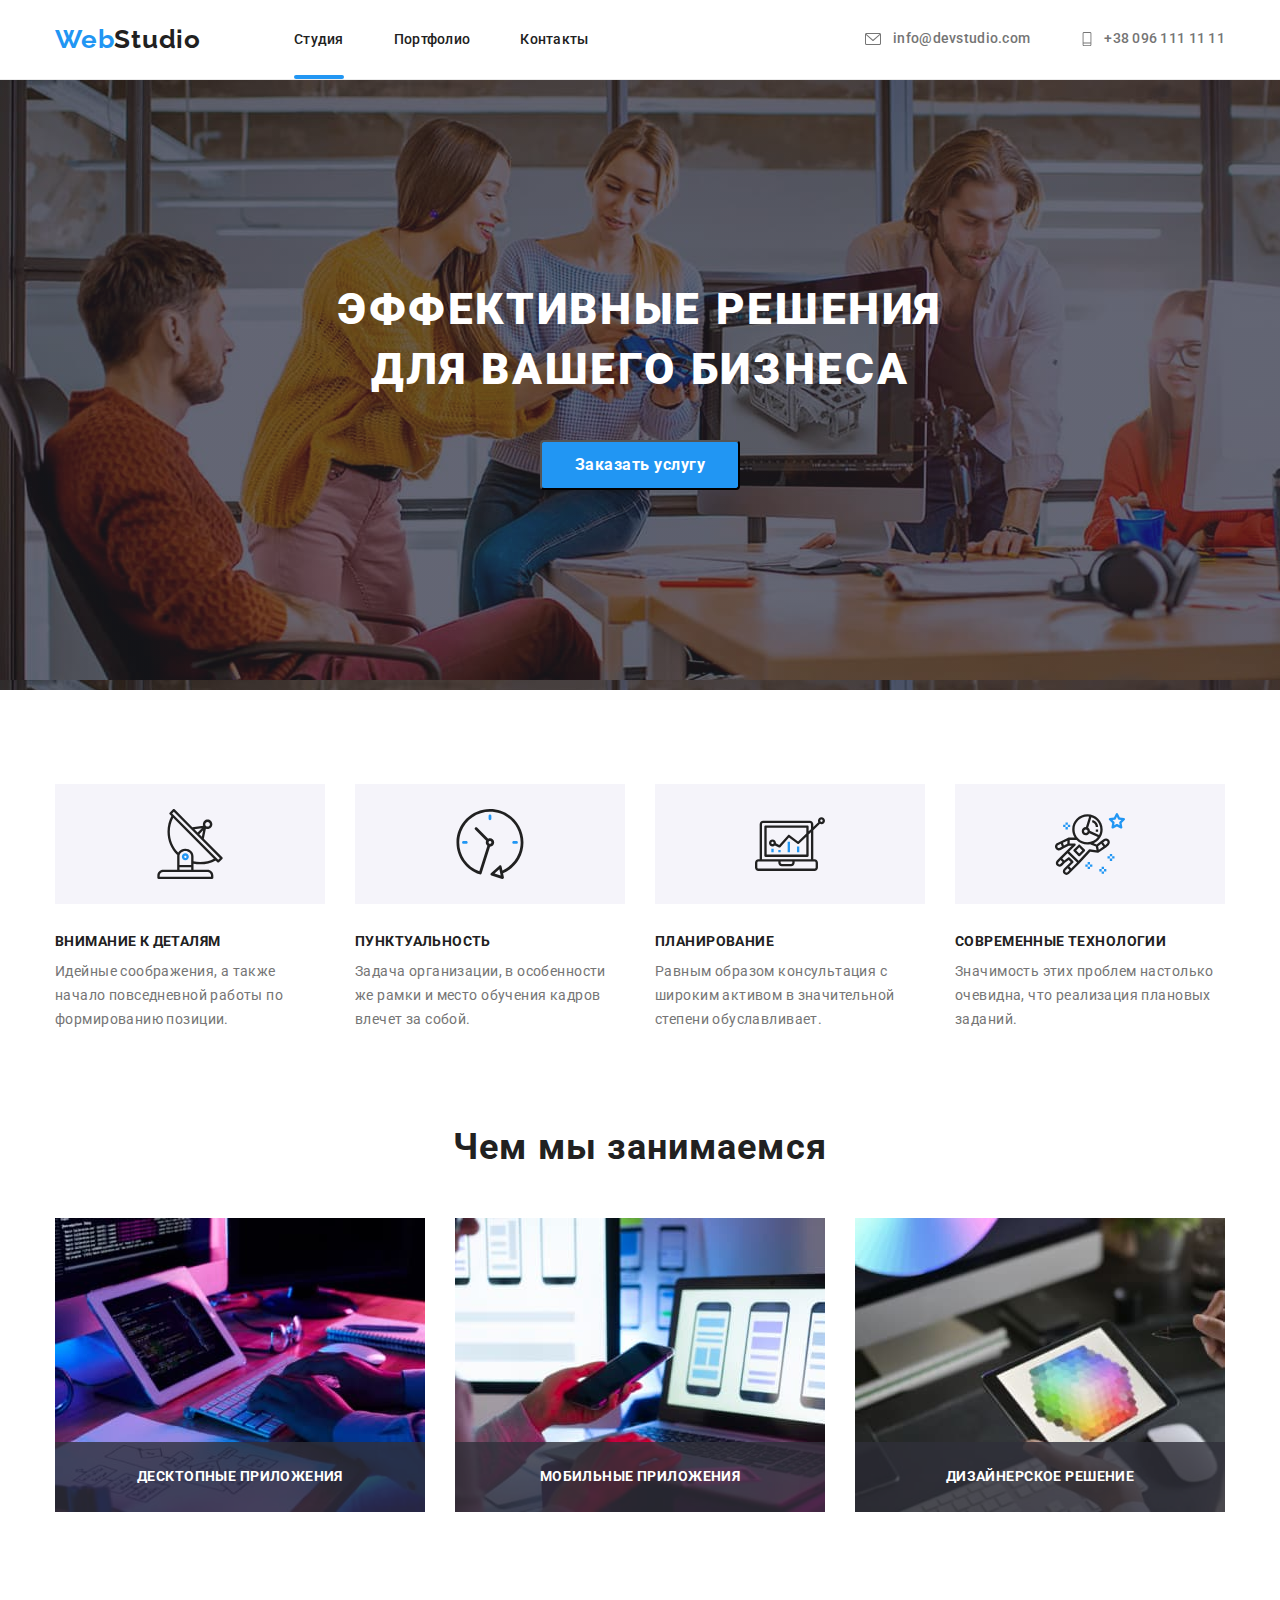
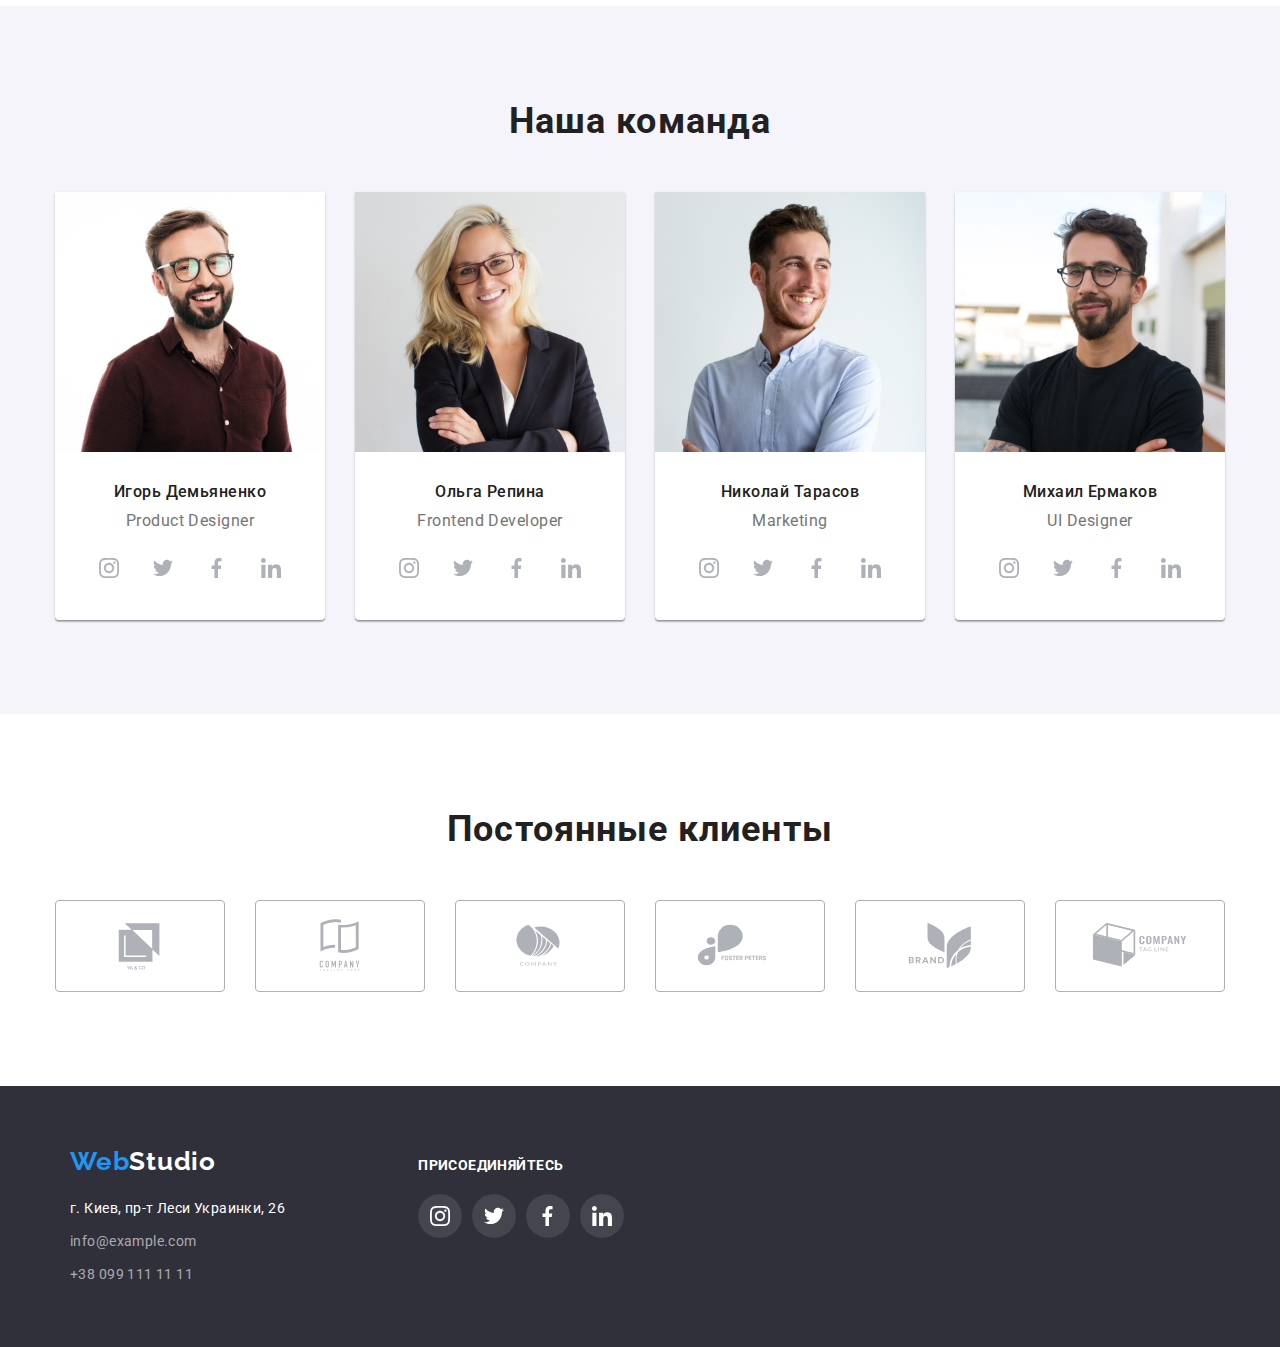
<file: index.html>
<!DOCTYPE html>
<html lang="ru">
<head>
    <meta charset="UTF-8">
    <meta name="viewport" content="width=device-width, initial-scale=1.0">
    <title>Студия</title>
    <link rel="preconnect" href="https://fonts.googleapis.com" />
    <link rel="preconnect" href="https://fonts.gstatic.com" crossorigin />
    <link href="https://fonts.googleapis.com/css2?family=Roboto:wght@400;500;700;900&family=Raleway:wght@700&display=swap"
        rel="stylesheet" />
    <link rel="stylesheet" href="modern-normalize.css" crossorigin="anonymous" referrerpolicy="no-referrer" />
        <link 
    rel="stylesheet" 
    href="css/styles.css"
    />
   
</head>
<body>
    <header class="header">
        <div class="container header-container">
        <a href="" class="header-logo link"><span class="web">Web</span>Studio</a>
            <nav class="header-navigation">
                <ul class="header-list list">
                    <li class="header-item">
                        <a href="index.html" class="header-link link current">Студия</a>
                    </li>
                    <li class="header-item">
                        <a href="portfolio.html" class="header-link link">Портфолио</a>
                    </li>
                    <li class="header-item">
                        <a href="" class="header-link link">Контакты</a>
                    </li>
                </ul>
            </nav> 
            <div class="header-connect">
        <a href="mailto:info@devstudio.com" class="header-contacts link">
            <svg class="social-icon" width="20px" height="16px">
                <use href="./images/icons.svg#icon-mail"></use>

            </svg>
            info@devstudio.com</a>
   
        <a href="tel:+38 096 111 11 11" class="header-contacts link">
            <svg class="social-icon" 
            width="14px" 
            height="20px">
                <use href="./images/icons.svg#icon-phone"></use>
            </svg>
            +38 096 111 11 11</a>
    </div>
    </div>
    </header>    
        <section class="main-title">
            <div class="container title-section">
            <h1>Эффективные решения для вашего бизнеса</h1>
            <button type="button" class="main-title-btn" data-modal-open>Заказать услугу</button>
        </div>
        </section>
    <main>
        <section class="points">
            <div class="container main-points">
                <ul class="benefits-list list">
                    <li class="benefits-item">
                        <a class="benefits-link link">
                            <svg class="benefits-icon" 
                            width="65,32"
                            height="70">
                        <use href="./images/icons.svg#icon-antenna"></use>
                    </svg>
                        </a>
                    </li>
                    <li class="benefits-item">
                        <a class="benefits-link link">
                            <svg class="benefits-icon" width="66,96" height="70">
                                <use href="./images/icons.svg#icon-clock"></use>
                            </svg>
                        </a>
                    </li>
                    <li class="benefits-item">
                        <a class="benefits-link link">
                            <svg class="benefits-icon" width="70" height="70">
                                <use href="./images/icons.svg#icon-diagram"></use>
                            </svg>
                        </a>
                    </li>
                    <li class="benefits-item">
                        <a class="benefits-link link">
                            <svg class="benefits-icon" width="70" height="70">
                                <use href="./images/icons.svg#icon-astronaut"></use>
                            </svg>
                        </a>
                    </li>
                </ul>
            <ul class="points-list list">
                <li class="points-item">
                    <h3 class="title">Внимание к деталям</h3>
                    <p class="pre-title">Идейные соображения, а также начало повседневной работы по формированию позиции.</p>
                </li>
                <li class="points-item">
                    <h3 class="title">Пунктуальность</h3>
                    <p class="pre-title">Задача организации, в особенности же рамки и место обучения кадров влечет за собой.</p>
                </li>
                <li class="points-item">
                    <h3 class="title">Планирование</h3>
                    <p class="pre-title">Равным образом консультация с широким активом в значительной степени обуславливает.</p>
                </li>
                <li class="points-item">
                    <h3 class="title">Современные технологии</h3>
                    <p class="pre-title">Значимость этих проблем настолько очевидна, что реализация плановых заданий.</p>
                </li>
            </ul>
            </div>
        </section>
        <section class="products">
            <div class="container main-products">
            <h2 class="h2">Чем мы занимаемся</h2>
            <ul class="products-list list">
                <li class="products-item">
                    <img
                    src="./images/img-1.jpg" 
                    alt="рабочий процес"
                    width="370"  
                    height="294"
                    />
                    <p class="products-bottom">Десктопные приложения</p>
                    </li>
                <li class="products-item">
                    <img 
                    src="./images/img-2.jpg" 
                    alt="рабочий процес"
                    width="370" 
                    height="294"
                    />
                    <p class="products-bottom">Мобильные приложения</p>
                </li>
                <li class="products-item">
                    <img 
                    src="./images/img-3.jpg" 
                    alt="рабочий процес"
                    width="370" 
                    height="294"
                    />
                    <p class="products-bottom">Дизайнерское решение</p>
                </li>
            </ul>
            </div>
        </section>
        <section class="team">
        <div class="container main-team">
        <h2 class="h2">Наша команда</h2>
        <ul class="team-list list">
            <li class="team-member">
                <img 
                src="./images/img-4.jpg" 
                alt="работник"
                width="270"
                height="260"
                />
                <div class="team-under">
                <h3 class="team-title">Игорь Демьяненко</h3>
                <p lang="en" class="team-text">Product Designer</p>
                <ul class="main-social-list list">
                    <li class="main-social-item ">
                        <a href="" class="main-social-link link">
                            <svg class="main-social-icon" 
                                 width="20" 
                                 height="20">
                                <use href="./images/icons.svg#icon-instagram"></use>
                            </svg>
                        </a>
                    </li>
                    <li class="main-social-item ">
                        <a href="" class="main-social-link link">
                            <svg class="main-social-icon" 
                                 width="20" 
                                 height="20">
                                <use href="./images/icons.svg#icon-twiter"></use>
                            </svg>
                        </a>
                    </li>
                    <li class="main-social-item ">
                        <a href="" class="main-social-link link">
                            <svg class="main-social-icon"  
                                 width="20" 
                                 height="20">
                                <use href="./images/icons.svg#icon-facebook"></use>
                            </svg>
                        </a>
                    </li>
                    <li class="main-social-item">
                        <a href="" class="main-social-link link">
                            <svg class="main-social-icon" 
                                 width="20" 
                                 height="20">
                                <use href="./images/icons.svg#icon-linkedin"></use>
                            </svg>
                        </a>
                    </li>
                </ul>
                </div>
            </li>
            <li class="team-member">
                <img 
                src="./images/img-5.jpg" 
                alt="работник"
                width="270" 
                height="260"
                />
                <div class="team-under">
                <h3 class="team-title">Ольга Репина</h3>
                <p lang="en" class="team-text">Frontend Developer</p>
                <ul class="main-social-list list">
                    <li class="main-social-item ">
                        <a href="" class="main-social-link link">
                            <svg class="main-social-icon" width="20" height="20">
                                <use href="./images/icons.svg#icon-instagram"></use>
                            </svg>
                        </a>
                    </li>
                    <li class="main-social-item ">
                        <a href="" class="main-social-link link">
                            <svg class="main-social-icon" width="20" height="20">
                                <use href="./images/icons.svg#icon-twiter"></use>
                            </svg>
                        </a>
                    </li>
                    <li class="main-social-item ">
                        <a href="" class="main-social-link link">
                            <svg class="main-social-icon" width="20" height="20">
                                <use href="./images/icons.svg#icon-facebook"></use>
                            </svg>
                        </a>
                    </li>
                    <li class="main-social-item">
                        <a href="" class="main-social-link link">
                            <svg class="main-social-icon" width="20" height="20">
                                <use href="./images/icons.svg#icon-linkedin"></use>
                            </svg>
                        </a>
                    </li>
                </ul>
                </div>
            </li>
            <li class="team-member">
                <img 
                src="./images/img-6.jpg" 
                alt="работник"
                width="270" 
                height="260"
                />
                <div class="team-under">
                <h3 class="team-title">Николай Тарасов</h3>
                <p lang="en" class="team-text">Marketing</p>
                <ul class="main-social-list list">
                    <li class="main-social-item ">
                        <a href="" class="main-social-link link">
                            <svg class="main-social-icon" width="20" height="20">
                                <use href="./images/icons.svg#icon-instagram"></use>
                            </svg>
                        </a>
                    </li>
                    <li class="main-social-item ">
                        <a href="" class="main-social-link link">
                            <svg class="main-social-icon" width="20" height="20">
                                <use href="./images/icons.svg#icon-twiter"></use>
                            </svg>
                        </a>
                    </li>
                    <li class="main-social-item ">
                        <a href="" class="main-social-link link">
                            <svg class="main-social-icon" width="20" height="20">
                                <use href="./images/icons.svg#icon-facebook"></use>
                            </svg>
                        </a>
                    </li>
                    <li class="main-social-item">
                        <a href="" class="main-social-link link">
                            <svg class="main-social-icon" width="20" height="20">
                                <use href="./images/icons.svg#icon-linkedin"></use>
                            </svg>
                        </a>
                    </li>
                </ul>
                </div>
            </li>
            <li class="team-member">
                <img 
                src="./images/img-7.jpg" 
                alt="работник"
                width="270" 
                height="260"
                />
                <div class="team-under">
                <h3 class="team-title">Михаил Ермаков</h3>
                <p lang="en" class="team-text">UI Designer</p>
                <ul class="main-social-list list">
                    <li class="main-social-item ">
                        <a href="" class="main-social-link link">
                            <svg class="main-social-icon" width="20" height="20">
                                <use href="./images/icons.svg#icon-instagram"></use>
                            </svg>
                        </a>
                    </li>
                    <li class="main-social-item ">
                        <a href="" class="main-social-link link">
                            <svg class="main-social-icon" width="20" height="20">
                                <use href="./images/icons.svg#icon-twiter"></use>
                            </svg>
                        </a>
                    </li>
                    <li class="main-social-item ">
                        <a href="" class="main-social-link link">
                            <svg class="main-social-icon" width="20" height="20">
                                <use href="./images/icons.svg#icon-facebook"></use>
                            </svg>
                        </a>
                    </li>
                    <li class="main-social-item">
                        <a href="" class="main-social-link link">
                            <svg class="main-social-icon" width="20" height="20">
                                <use href="./images/icons.svg#icon-linkedin"></use>
                            </svg>
                        </a>
                    </li>
                </ul>
                </div>
            </li>
        </ul>
        </div>
        </section>
        <section class="clients">
            <div class="container clients-block">
            <h2 class="h2">Постоянные клиенты</h2>
            <ul class="clients-list list">
                <li class="clients-item">
                    <a href="" class="clients-link link">
                        <svg class="clients-icon" width="106" height="60">
                            <use href="./images/icons.svg#icon-Logo"></use>
                        </svg>
                    </a>
                </li>
                <li class="clients-item">
                    <a href="" class="clients-link link">
                        <svg class="clients-icon" width="106" height="60">
                            <use href="./images/icons.svg#icon-Logo-1"></use>
                        </svg>
                    </a>
                </li>
                <li class="clients-item">
                    <a href="" class="clients-link link">
                        <svg class="clients-icon" width="106" height="60">
                            <use href="./images/icons.svg#icon-Logo-2"></use>
                        </svg>
                    </a>
                </li>
                <li class="clients-item">
                    <a href="" class="clients-link link">
                        <svg class="clients-icon" width="106" height="60">
                            <use href="./images/icons.svg#icon-Logo-3"></use>
                        </svg>
                    </a>
                </li>
                <li class="clients-item">
                    <a href="" class="clients-link link">
                        <svg class="clients-icon" width="106" height="60">
                            <use href="./images/icons.svg#icon-Logo-4"></use>
                        </svg>
                    </a>
                </li>
                <li class="clients-item">
                    <a href="" class="clients-link link">
                        <svg class="clients-icon" width="106" height="60">
                            <use href="./images/icons.svg#icon-Logo-5"></use>
                        </svg>
                    </a>
                </li>
            </ul>
            </div>
        </section>
    </main>
    <footer class="footer">
        <div class="container footer-full">
        <div class="container-1 footer-adress">
        <a href="" class="footer-logo link"><span class="web">Web</span>Studio</a>
        <address>
            <ul class="contact-list list">
                <li class="contact-item"><a
                        href="https://www.google.com/maps?q=%D0%B3.+%D0%9A%D0%B8%D0%B5%D0%B2,+%D0%BF%D1%80-%D1%82+%D0%9B%D0%B5%D1%81%D0%B8+%D0%A3%D0%BA%D1%80%D0%B0%D0%B8%D0%BD%D0%BA%D0%B8,+26&um=1&ie=UTF-8&sa=X&ved=2ahUKEwiX25f0-PTzAhWwhv0HHc4ZDNgQ_AUoAXoECAEQAw"
                        class="contact-link link" target="_blank" rel="noreferrer noopener">г. Киев, пр-т Леси Украинки,
                        26</a>
                </li>
                <li class="contact-item item"><a href="mailto:info@devstudio.com" class="contact-tel link">info@example.com</a>
                </li>
                <li class="contact-item item-1"><a href="tel:+38 096 111 11 11" class="contact-tel link">+38 099 111 11 11</a>
                </li>
            </ul>
        </address>
        </div>
    <div class="container social">
        <h4 class="h4">присоединяйтесь</h4>
        <ul class="footer-social-list list">
            <li class="footer-social-item ">
                <a 
                href="" 
                class="footer-social-link link">
                     <svg class="footer-social-icon" 
                width="20" 
                     height="20">
                    <use href="./images/icons.svg#icon-instagram"></use>
                </svg>
            </a>
            </li>
            <li class="footer-social-item ">
                <a href="" 
                class="footer-social-link link">
                <svg class="footer-social-icon" 
                     width="20" 
                     height="20">
                    <use href="./images/icons.svg#icon-twiter"></use>
                </svg>
                </a>
            </li>
            <li class="footer-social-item ">
                <a href="" 
                class="footer-social-link link">
                <svg class="footer-social-icon" 
                     width="20" 
                     height="20">
                    <use href="./images/icons.svg#icon-facebook"></use>
                </svg>
                </a>
            </li>
            <li class="footer-social-item">
                <a href="" 
                class="footer-social-link link">
                <svg class="footer-social-icon" 
                     width="20" 
                     height="20">
                    <use href="./images/icons.svg#icon-linkedin"></use>
                </svg>
                </a>
            </li>
        </ul>
        </div>
        </div>
    </footer>
    <div class="backdrop is-hidden" data-modal>
        <div class="modal" >
            <button type="button" class="modal-close" data-modal-close>
                <svg class="close-icon" width="18px" height="18px">
                    <use href="./images/icons.svg#icon-close-black">
                    </use>
                </svg>
            </button>
        </div>
    </div>
    <script src="./js/modal.js"></script>
</body>
</html>
</file>
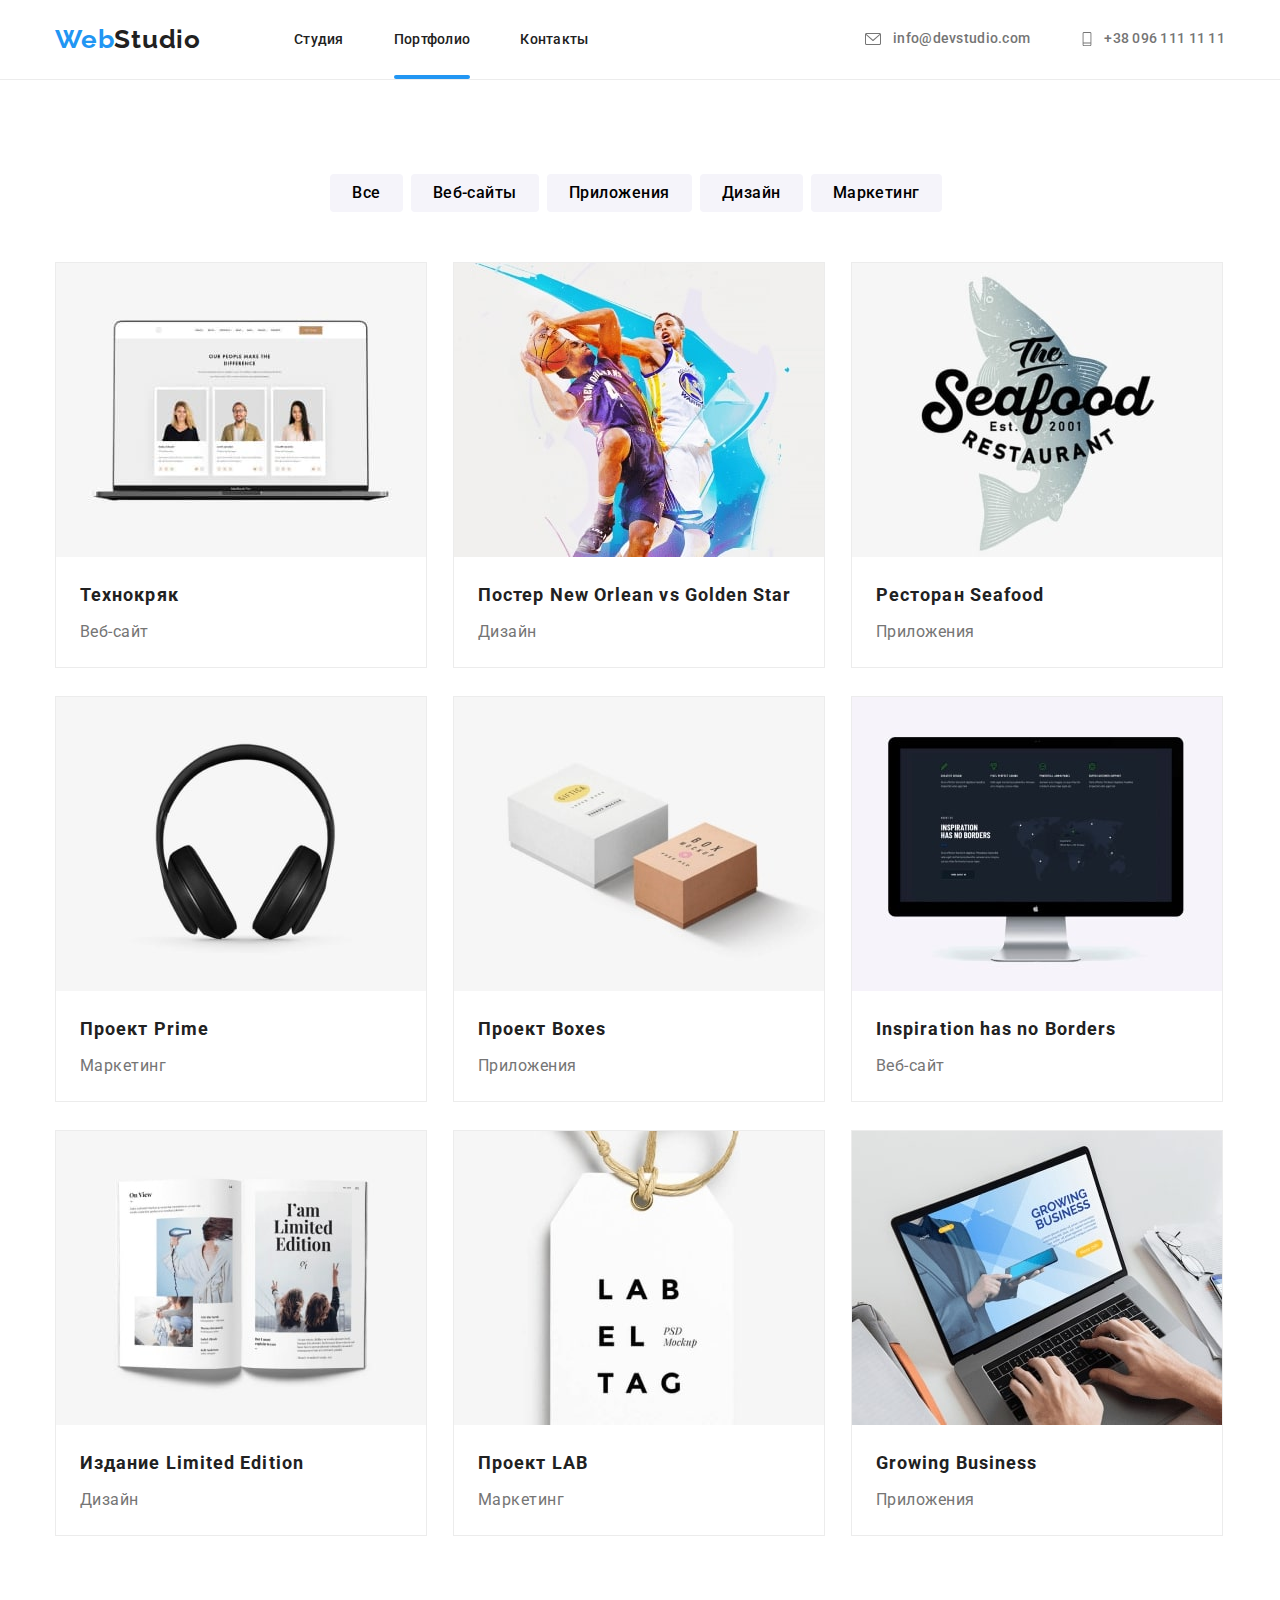
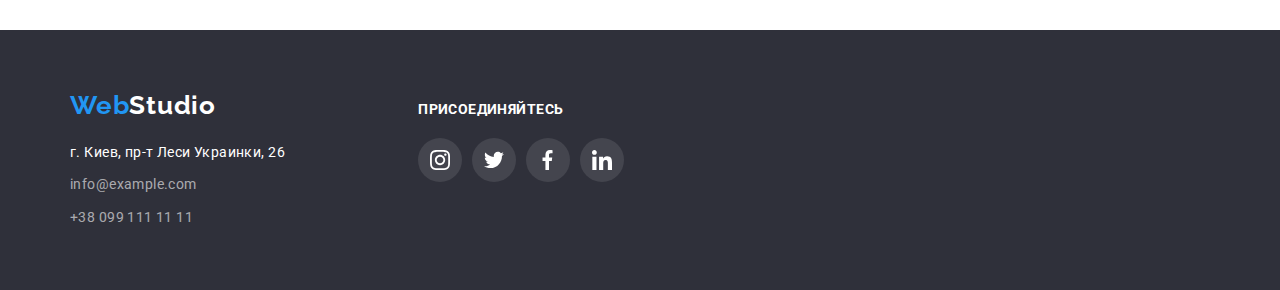
<file: portfolio.html>
<!DOCTYPE html>
<html lang="en">
<head>
    <meta charset="UTF-8">
    <meta http-equiv="X-UA-Compatible" content="IE=edge">
    <meta name="viewport" content="width=device-width, initial-scale=1.0">
    <title>Портфолио</title>
    <link rel="preconnect" href="https://fonts.googleapis.com" />
    <link rel="preconnect" href="https://fonts.gstatic.com" crossorigin />
    <link href="https://fonts.googleapis.com/css2?family=Roboto:wght@400;500;700;900&family=Raleway:wght@700&display=swap"
        rel="stylesheet" />
    <link rel="stylesheet" href="modern-normalize.css" />
    <link rel="stylesheet" href="css/styles.css">
    
</head>
<body>
 <header class="header">
    <div class="container header-container-1">
    <a class="header-logo link" href=""><span class="web">Web</span>Studio</a>
    <nav class="header-navigation">
        <ul class="header-list list">
            <li class="header-item">
                <a href="index.html" class="header-link link">Студия</a>
            </li>
            <li class="header-item">
                <a href="portfolio.html" class="header-link link current">Портфолио</a>
            </li>
            <li class="header-item">
                <a href="" class="header-link link">Контакты</a>
            </li>
        </ul>
    </nav>
    <div class="header-connect-1">
    <a href="mailto:info@devstudio.com" class="header-contacts link">
        <svg class="social-icon" width="20px" height="16px">
            <use href="./images/icons.svg#icon-mail"></use>
        
        </svg>
        info@devstudio.com</a>
    <a href="tel:+38 096 111 11 11" class="header-contacts link">
        <svg class="social-icon" width="14px" height="20px">
            <use href="./images/icons.svg#icon-phone"></use>
        </svg>
        +38 096 111 11 11</a>
</div>
    </div>
</header>
 <main class="main">
    <section class="products-1">
        <div class="container main-kinds">
        <ul class="kinds-list list">
            <li class="kinds-item">
                <button type="button" class="kinds-btn">Все</button>
            </li>
            <li class="kinds-item">
                <button type="button" class="kinds-btn">Веб-сайты</button>
            </li>
            <li class="kinds-item">
                <button type="button" class="kinds-btn">Приложения</button>
            </li>
            <li class="kinds-item">
                <button type="button" class="kinds-btn">Дизайн</button>
            </li>
            <li class="kinds-item">
                <button type="button" class="kinds-btn">Маркетинг</button>
            </li>
        </ul>  
    </div>
        <div class="container main-photo">
    <ul class="products-list-1 list">
        <li class="products-item-1">
            <div class="products-wrap">
            <img
            src="images/portfolio-img-1.jpg" 
            alt="продукт"
            width="370"
            height="294"
            >
            <p class="products-top">
                Технокряк это современная площадка распространения коронавируса. Компании используют эту платформу для цифрового
            шпионажа и атак на защищённые сервера конкурентов.
        </p>
    </div>
            <div class="photo-text">
            <h3 class="title-1">Технокряк</h3>
            <p class="pre-title-1">Веб-сайт</p>
            </div>
        </li>
        <li class="products-item-1">
            <img
            src="images/portfolio-img-2.jpg"
             alt="продукт"
             width="370"
             height="294"
             >
             <div class="photo-text">
             <h3 class="title-1">Постер New Orlean vs Golden Star</h3>
             <p class="pre-title-1">Дизайн</p>
            </div>
            </li>
        <li class="products-item-1">
            <img
            src="images/portfolio-img-3.jpg" 
            alt="продукт"
            width="370"
            height="294"
            >
            <div class="photo-text">
            <h3 class="title-1">Ресторан Seafood</h3>
            <p class="pre-title-1">Приложения</p>
            </div>
        </li>
        <li class="products-item-1">
            <img
            src="images/portfolio-img-4.jpg" 
            alt="продукт"
            width="370"
            height="294"
            >
            <div class="photo-text">
            <h3 class="title-1">Проект Prime</h3>
            <p class="pre-title-1">Маркетинг</p>
            </div>
        </li>
        <li class="products-item-1">
            <img
            src="images/portfolio-img-5.jpg" 
            alt="продукт"
            width="370"
            height="294"
            >
            <div class="photo-text">
            <h3 class="title-1">Проект Boxes</h3>
            <p class="pre-title-1">Приложения</p>
            </div>
        </li>
        <li class="products-item-1">
            <img
            src="images/portfolio-img-6.jpg" 
            alt="продукт"
            width="370"
            height="294"
            >
            <div class="photo-text">
            <h3 class="title-1">Inspiration has no Borders</h3>
            <p class="pre-title-1">Веб-сайт</p>
            </div>
        </li>
        <li class="products-item-1">
            <img
            src="images/portfolio-img-7.jpg" 
            alt="продукт"
            width="370"
            height="294"
            >
            <div class="photo-text">
            <h3 class="title-1">Издание Limited Edition</h3>
            <p class="pre-title-1">Дизайн</p>
            </div>
        </li>
        <li class="products-item-1">
            <img
            src="images/portfolio-img-8.jpg" 
            alt="продукт"
            width="370"
            height="294"
            >
            <div class="photo-text">
            <h3 class="title-1">Проект LAB</h3>
            <p class="pre-title-1">Маркетинг</p>
            </div>
        </li>
        <li class="products-item-1">
            <img
            src="images/portfolio-img-9.jpg" 
            alt="продукт"
            width="370"
            height="294"
            >
            <div class="photo-text">
            <h3 class="title-1">Growing Business</h3>
            <p class="pre-title-1">Приложения</p>
            </div>
        </li>
    </ul>
    </div>
    </section>
 </main>
 <footer class="footer">
    <div class="container footer-full">
    <div class="container-1 footer-adress">
<a href="" class="footer-logo link"><span class="web">Web</span>Studio</a>
    <address>
        <ul class="contact-list list">
            <li class="contact-item"><a href="https://www.google.com/maps?q=%D0%B3.+%D0%9A%D0%B8%D0%B5%D0%B2,+%D0%BF%D1%80-%D1%82+%D0%9B%D0%B5%D1%81%D0%B8+%D0%A3%D0%BA%D1%80%D0%B0%D0%B8%D0%BD%D0%BA%D0%B8,+26&um=1&ie=UTF-8&sa=X&ved=2ahUKEwiX25f0-PTzAhWwhv0HHc4ZDNgQ_AUoAXoECAEQAw"
                class="contact-link link"    
                target="_blank" rel="noreferrer noopener">г. Киев, пр-т Леси Украинки, 26</a>
                </li>
            <li class="contact-item item"><a href="mailto:info@devstudio.com" class="contact-tel link">info@example.com</a>
            </li>
            <li class="contact-item item-1"><a href="tel:+38 096 111 11 11" class="contact-tel link">+38 099 111 11 11</a>
            </li>
        </ul>
    </address>
    </div>
    <div class="container social">
        <h4 class="h4">присоединяйтесь</h4>
        <ul class="footer-social-list list">
            <li class="footer-social-item ">
                <a href="" class="footer-social-link link">
                    <svg class="footer-social-icon" width="20" height="20">
                        <use href="./images/icons.svg#icon-instagram"></use>
                    </svg>
                </a>
            </li>
            <li class="footer-social-item ">
                <a href="" class="footer-social-link link">
                    <svg class="footer-social-icon" width="20" height="20">
                        <use href="./images/icons.svg#icon-twiter"></use>
                    </svg>
                </a>
            </li>
            <li class="footer-social-item ">
                <a href="" class="footer-social-link link">
                    <svg class="footer-social-icon" width="20" height="20">
                        <use href="./images/icons.svg#icon-facebook"></use>
                    </svg>
                </a>
            </li>
            <li class="footer-social-item">
                <a href="" class="footer-social-link link">
                    <svg class="footer-social-icon" width="20" height="20">
                        <use href="./images/icons.svg#icon-linkedin"></use>
                    </svg>
                </a>
            </li>
        </ul>
    </div>
</div>
 </footer>
</body>
</html>
</file>
<file: css/styles.css>
:root {
  --first-text-color: #212121;
  --second-text-color: #757575;
  --third-text-color: #ffffff;
  --mail-text-color: rgba(255, 255, 255, 0.6);
  --social-icon-color: rgba(255, 255, 255, 0.1);
  --accent-color: #2196f3;
  --bg-color-1: #2f303a;
  --bg-color-2: #f5f4fa;
  --icon-first-color: #afb1b8;
}

p,
h1,
h2,
h3,
h4,
h5,
h6 {
  margin: 0;
}
ul {
  margin: 0;
  padding: 0;
}
button {
  cursor: pointer;
}

img {
  display: block;
}

address {
  font-style: normal;
}

.container {
  width: 1200px;
  margin: 0 auto;
  padding-left: 15px;
  padding-right: 15px;
}

body {
  font-family: Roboto;
  font-style: normal;
}

.list {
  margin-left: 0;
  padding-left: 0;
  list-style: none;
}

.link {
  text-decoration: none;
}

/* -----------------HEADER------------------ */
.header {
  padding-top: 24px;
  padding-bottom: 24px;
  border-bottom: 1px solid #ececec;
}

.header-container {
  display: flex;
  justify-content: space-between;
  align-items: center;
}
.header-navigation {
  display: flex;
}

.header-list {
  display: flex;
}

.header-connect {
  display: flex;
  margin-left: auto;
  align-items: center;
  justify-content: center;
}
.header-contacts:nth-of-type(1) {
  margin-right: 50px;
}

.header-logo {
  margin-right: 93px;
}

.header-item {
  margin-right: 50px;
}

.header-item:last-child {
  margin-right: 0;
  transition: color 200ms linear;
  transition-timing-function: cubic-bezier(0.4, 0, 0.2, 1);
}

.header-logo {
  font-family: Raleway;
  font-weight: 700;
  font-size: 26px;
  line-height: 1.19;
  letter-spacing: 0.03em;
  color: var(--first-text-color);
}
.web {
  color: var(--accent-color);
}
.header-link {
  font-weight: 500;
  font-size: 14px;
  line-height: 1.14;
  letter-spacing: 0.02em;
  color: var(--first-text-color);
  transition: color 200ms linear;
  transition-timing-function: cubic-bezier(0.4, 0, 0.2, 1);
  position: relative;
}

.header-link.current::after {
  content: "";
  width: 100%;
  height: 4px;
  background-color: var(--accent-color);
  border-radius: 10px;
  position: absolute;
  left: 0;
  bottom: -32px;
}

.header-link:hover,
.header-link:focus {
  color: var(--accent-color);
}
.header-contacts {
  display: flex;
  font-weight: 500;
  font-size: 14px;
  line-height: 1.14;
  letter-spacing: 0.02em;
  color: var(--second-text-color);
  align-items: center;
}
.header-contacts:hover,
.header-contacts:focus {
  color: var(--accent-color);
}

.header-contacts:hover .social-icon,
.header-contacts:focus .social-icon {
  fill: var(--accent-color);
}

.header-contacts {
  display: flex;
  margin-right: 30px;
  transition: color 200ms linear;
  transition-timing-function: cubic-bezier(0.4, 0, 0.2, 1);
}
.header-contacts:last-child {
  margin-right: 0;
}
.social-icon {
  fill: var(--second-text-color);
  margin-right: 10px;
  align-self: center;
  transition: color 200ms linear;
  transition-timing-function: cubic-bezier(0.4, 0, 0.2, 1);
}
/* ---------TITLE----- */

h1 {
  font-weight: 900;
  font-size: 44px;
  line-height: 1.36;
  letter-spacing: 0.06em;
  text-transform: uppercase;
  text-align: center;
  color: var(--third-text-color);
  width: 696px;
  height: 120px;
  left: 452px;
}
.title-section {
  display: flex;
  align-items: center;
  justify-content: space-between;
  flex-direction: column;
}
.main-title {
  background-image: linear-gradient(
      rgba(47, 48, 58, 0.4),
      rgba(47, 48, 58, 0.4)
    ),
    url(../images/bg-img.jpg);
  padding-top: 200px;
  padding-bottom: 200px;
}

.main-title-btn {
  background-color: var(--accent-color);
  border-radius: 4px;
  font-family: Roboto, sans-serif;
  font-weight: 700;
  font-size: 16px;
  line-height: 1.62;
  letter-spacing: 0.03em;
  color: var(--third-text-color);
  margin-top: 40px;
  width: 200px;
  height: 50px;
  left: 700px;
  top: 430px;
}

button:active,
button:hover {
  cursor: pointer;
}

/* -----------MAIN------------ */

.points {
  padding-top: 94px;
  padding-bottom: 94px;
}
.main-points {
  display: flex;
  align-items: center;
  justify-content: space-between;
  flex-direction: column;
}

.points-list {
  display: flex;
  flex-direction: row;
}

.points-item {
  margin-right: 30px;
  width: 270px;
}

.points-item:last-child {
  margin-right: 0;
}

.title {
  font-weight: 700;
  font-size: 14px;
  line-height: 1.14;
  letter-spacing: 0.03em;
  text-transform: uppercase;
  color: var(--first-text-color);
  margin-bottom: 10px;
}

.pre-title {
  font-weight: 400;
  font-size: 14px;
  line-height: 1.71;
  letter-spacing: 0.03em;
  color: var(--second-text-color);
}

.benefits-list {
  display: flex;
  margin-bottom: 30px;
}

.benefits-item {
  width: 270px;
  height: 120px;
  margin-right: 30px;
}

.benefits-link {
  width: 100%;
  height: 100%;
  display: flex;
  align-items: center;
  justify-content: center;
  background-color: var(--bg-color-2);
}

.benefits-item:last-child {
  margin-right: 0;
}

.benefits-icon {
  display: flex;
  align-items: center;
  justify-content: center;
}

.products {
  padding-bottom: 94px;
}
.main-products {
  display: flex;
  align-items: center;
  justify-content: space-between;
  flex-direction: column;
}

.products-list {
  display: flex;
}

.products-item {
  margin-right: 30px;
  position: relative;
}

.products-item:last-child {
  margin-right: 0;
}

.products-bottom {
  font-family: Roboto;
  font-style: normal;
  font-weight: bold;
  font-size: 14px;
  line-height: 1.14;
  text-align: center;
  letter-spacing: 0.03em;
  text-transform: uppercase;
  color: #ffffff;
  padding: 27px 82px;
  background-color: rgba(47, 48, 58, 0.8);
  width: 100%;
  position: absolute;
  top: 224px;
  left: 0;
}

.team {
  padding-top: 94px;
  padding-bottom: 94px;
}

.main-team {
  display: flex;
  align-items: center;
  justify-content: space-between;
  flex-direction: column;
}

.team-list {
  display: flex;
}

.team-member {
  margin-right: 30px;
  flex-basis: calc(100% / 3 - 30px);
  box-shadow: 0px 1px 3px rgba(0, 0, 0, 0.12), 0px 1px 1px rgba(0, 0, 0, 0.14),
    0px 2px 1px rgba(0, 0, 0, 0.2);
  border-radius: 0px 0px 4px 4px;
  background-color: #fff;
}
.team-member:last-child {
  margin-right: 0;
}

.h2 {
  font-weight: 700;
  font-size: 36px;
  line-height: 1.17;
  letter-spacing: 0.03em;
  color: var(--first-text-color);
  margin-bottom: 50px;
}

.team {
  background-color: var(--bg-color-2);
}
.team-under {
  padding: 30px 0 30px 0;
}
.team-title {
  font-weight: 500;
  font-size: 16px;
  line-height: 1.19;
  letter-spacing: 0.03em;
  color: var(--first-text-color);
  text-align: center;
}

.team-text {
  font-weight: 400;
  font-size: 16px;
  line-height: 1.19;
  letter-spacing: 0.03em;
  color: var(--second-text-color);
  margin-top: 10px;
  text-align: center;
}

.main-social-list {
  display: flex;
  justify-content: center;
}
.main-social-item {
  width: 44px;
  height: 44px;
  margin-right: 10px;
  margin-top: 16px;
  transition: color 200ms linear;
  transition-timing-function: cubic-bezier(0.4, 0, 0.2, 1);
}
.main-social-link {
  width: 100%;
  height: 100%;
  border-radius: 50%;
  display: flex;
  align-items: center;
  justify-content: center;
  background-color: var(--third-text-color);
  transition: color 200ms linear;
  transition-timing-function: cubic-bezier(0.4, 0, 0.2, 1);
}

.main-social-item:last-child {
  margin-right: 0;
  transition: color 200ms linear;
  transition-timing-function: cubic-bezier(0.4, 0, 0.2, 1);
}

.main-social-link:hover,
.main-social-link:focus {
  background-color: var(--accent-color);
}
.main-social-link:hover .main-social-icon,
.main-social-link:focus .main-social-icon {
  fill: var(--third-text-color);
}

.main-social-icon {
  fill: var(--icon-first-color);
  transition: color 200ms linear;
  transition-timing-function: cubic-bezier(0.4, 0, 0.2, 1);
}

.footer-social-link {
  width: 100%;
  height: 100%;
  border-radius: 50%;
  display: flex;
  align-items: center;
  justify-content: center;
  background-color: var(--social-icon-color);
}

.clients {
  padding-top: 94px;
  padding-bottom: 94px;
}
.clients-block {
  display: flex;
  align-items: center;
  justify-content: space-between;
  flex-direction: column;
}
.clients-list {
  display: flex;
}

.clients-item {
  width: 170px;
  height: 92px;
  margin-right: 30px;
}
.clients-item:last-child {
  margin-right: 0;
}

.clients-link {
  width: 100%;
  height: 100%;
  display: flex;
  align-items: center;
  justify-content: center;
  background-color: var(--third-text-color);
  border: 1px solid var(--icon-first-color);
  box-sizing: border-box;
  border-radius: 4px;
  transition: color 200ms linear, border 200ms linear;
  transition-timing-function: cubic-bezier(0.4, 0, 0.2, 1);
}
.clients-link:hover,
.clients-link:focus {
  border: 1px solid var(--accent-color);
}

.clients-link:hover .clients-icon,
.clients-link:focus .clients-icon {
  fill: var(--accent-color);
}

.clients-icon {
  fill: var(--icon-first-color);
  transition: color 200ms linear;
  transition-timing-function: cubic-bezier(0.4, 0, 0.2, 1);
}

/* ----------FOOTER------------ */
.footer-full {
  display: flex;
  align-items: center;
  justify-content: space-between;
  align-items: baseline;
}
.container-1 {
  width: 500px;
  margin: 0 auto;
  padding-left: 15px;
  padding-right: 15px;
}

.footer {
  background-color: var(--bg-color-1);
  padding-top: 60px;
  padding-bottom: 60px;
}
.footer-adress {
  display: flex;
  align-items: flex-start;
  justify-content: space-between;
  flex-direction: column;
}

.contact-list {
  display: flex;
  flex-direction: column;
}

.footer-logo {
  font-family: Raleway;
  font-weight: 700;
  font-size: 26px;
  line-height: 1.19;
  letter-spacing: 0.03em;
  color: var(--third-text-color);
  margin-bottom: 20px;
}
.item {
  margin-top: 9px;
}
.item-1 {
  margin-top: 9px;
}

.contact-link {
  font-size: 14px;
  font-style: normal;
  line-height: 1.71;
  letter-spacing: 0.03em;
  color: var(--third-text-color);
  margin-top: 20px;
}

.contact-tel {
  font-size: 14px;
  font-style: normal;
  line-height: 1.71;
  letter-spacing: 0.03em;
  color: var(--mail-text-color);
}
.h4 {
  font-family: Roboto;
  font-style: normal;
  font-weight: bold;
  font-size: 14px;
  line-height: 1.14;
  letter-spacing: 0.03em;
  text-transform: uppercase;
  color: var(--third-text-color);
  margin-bottom: 20px;
}
.social {
  display: flex;
  align-items: flex-start;
  justify-content: space-between;
  flex-direction: column;
}
.footer-social-list {
  display: flex;
}
.footer-social-item {
  width: 44px;
  height: 44px;
  margin-right: 10px;
}
.footer-social-link {
  width: 100%;
  height: 100%;
  border-radius: 50%;
  display: flex;
  align-items: center;
  justify-content: center;
  background-color: var(--social-icon-color);
  transition: background-color 200ms linear, color 200ms linear;
  transition-timing-function: cubic-bezier(0.4, 0, 0.2, 1);
}
.footer-social-icon {
  fill: var(--third-text-color);
}
.footer-social-link:hover,
.footer-social-link:focus {
  background-color: var(--accent-color);
  color: var(--third-text-color);
}
.footer-social-link:hover .footer-social-icon,
.footer-social-link:focus .footer-social-icon {
  fill: var(--third-text-color);
}

.footer-social-item:last-child {
  margin-right: 0;
}

.backdrop {
  width: 100vw;
  height: 100vh;
  background-color: rgba(0, 0, 0, 0.2);
  position: fixed;
  top: 0;
  left: 0;
  transition: opacity 200ms, visibility 200ms;
}
.backdrop.is-hidden .modal {
  transform: scale(1.5);
}
.modal {
  width: 528px;
  height: 581px;
  background-color: #fff;
  border-radius: 4px;
  position: absolute;
  top: 50%;
  left: 50%;
  transform: scale(1) translate(-50%, -50%);
  transition: transform 200ms;
}
.modal-close {
  position: absolute;
  top: 10px;
  right: 10px;
  width: 30px;
  height: 30px;
  background: #ffffff;
  border: 1px solid rgba(0, 0, 0, 0.1);
  border-radius: 50%;
  display: flex;
  align-items: center;
  justify-content: center;
}

.is-hidden {
  visibility: hidden;
  opacity: 0;
  pointer-events: none;
}
/* !!!!!!!!!!!!!!!!!!!!!!!!!!!!!!!!!!!!!11 */

:root {
  --first-text-color: #212121;
  --second-text-color: #757575;
  --third-text-color: #ffffff;
  --mail-text-color: rgba(255, 255, 255, 0.6);
  --social-icon-color: rgba(255, 255, 255, 0.1);
  --first-button-color: #f5f4fa;
  --second-button-color: #2196f3;
  --accent-color: #2196f3;
  --bg-color: #2f303a;
  --social-icon-color: rgba(255, 255, 255, 0.1);
  --icon-first-color: #afb1b8;
}

p,
h1,
h2,
h3,
h4,
h5,
h6 {
  margin: 0;
}
ul {
  margin: 0;
  padding: 0;
}
button {
  cursor: pointer;
}

img {
  display: block;
}

address {
  font-style: normal;
}

.container {
  width: 1200px;
  margin: 0 auto;
  padding-left: 15px;
  padding-right: 15px;
}

.list {
  margin-left: 0;
  padding-left: 0;
  list-style: none;
}

.link {
  text-decoration: none;
}

/* -----------------HEADER------------------ */

.header {
  padding-top: 24px;
  padding-bottom: 24px;
  border-bottom: 1px solid #ececec;
}

.header-container-1 {
  display: flex;
  justify-content: space-between;
  align-items: center;
}
.header-navigation {
  display: flex;
}

.header-list {
  display: flex;
}

.header-connect-1 {
  display: flex;
  margin-left: auto;
  align-items: center;
  justify-content: center;
}

.header-contacts:nth-of-type(1) {
  margin-right: 50px;
}

.header-logo {
  margin-right: 93px;
}

.header-item {
  margin-right: 50px;
}

.header-item:last-child {
  margin-right: 0;
  transition: color 200ms linear;
  transition-timing-function: cubic-bezier(0.4, 0, 0.2, 1);
}

.header-logo {
  font-family: Raleway;
  font-weight: 700;
  font-size: 26px;
  line-height: 1.19;
  letter-spacing: 0.03em;
  color: var(--first-text-color);
}
.web {
  color: var(--accent-color);
}
.header-link {
  font-weight: 500;
  font-size: 14px;
  line-height: 1.14;
  letter-spacing: 0.02em;
  color: var(--first-text-color);
  transition: color 200ms linear;
  transition-timing-function: cubic-bezier(0.4, 0, 0.2, 1);
  position: relative;
}
.header-link.current::after {
  content: "";
  width: 100%;
  height: 4px;
  background-color: var(--accent-color);
  border-radius: 10px;
  position: absolute;
  left: 0;
  bottom: -32px;
}
.header-link:hover,
.header-link:focus {
  color: var(--accent-color);
}
.header-contacts {
  font-weight: 500;
  font-size: 14px;
  line-height: 1.14;
  letter-spacing: 0.02em;
  color: var(--second-text-color);
}
.header-contacts:hover,
.header-contacts :focus {
  color: var(--accent-color);
}
.header-contacts:hover .social-icon,
.header-contacts :focus .social-icon {
  fill: var(--accent-color);
}

.header-contacts {
  display: flex;
  margin-right: 30px;
  transition: color 200ms linear;
  transition-timing-function: cubic-bezier(0.4, 0, 0.2, 1);
}
.header-contacts:last-child {
  margin-right: 0;
}
.social-icon {
  fill: var(--second-text-color);
  margin-right: 10px;
  transition: color 200ms linear;
  transition-timing-function: cubic-bezier(0.4, 0, 0.2, 1);
}

/* -----------MAIN------------ */
.main {
  padding-top: 94px;
  padding-bottom: 94px;
}

.main-kinds {
  display: flex;
  align-items: center;
  justify-content: space-between;
  flex-direction: column;
  margin-bottom: 50px;
}
.kinds-list {
  display: flex;
}

.kinds-btn {
  background-color: var(--first-button-color);
  border-radius: 4px;
  font-family: Roboto;
  font-weight: 500;
  font-size: 16px;
  line-height: 1.62;
  text-align: center;
  letter-spacing: 0.03em;
  border: none;
  padding: 6px 22px;
  margin-right: 8px;
  transition: color 200ms linear, background-color 200ms linear;
  transition-timing-function: cubic-bezier(0.4, 0, 0.2, 1);
}
.kinds-btn:hover,
.kinds-btn:active,
.kinds-btn:focus {
  color: var(--third-text-color);
}

.main-photo {
  display: flex;
  justify-content: space-between;
}

.products-list-1 {
  display: flex;
  flex-wrap: wrap;
}

.products-item-1:nth-of-type(3n) {
  margin-right: 0;
}

.products-item-1:nth-of-type(3n + 1) {
  margin-left: 0;
}

.products-item-1:nth-last-of-type(-n + 3) {
  margin-bottom: 0;
}

.products-item-1 {
  margin: 0 13px 28px 13px;
  flex-basis: calc(100% / 3 - 30px);
  border: 1px solid #ececec;
  transition: background-color 200ms linear, box-shadow 200ms linear;
  transition-timing-function: cubic-bezier(0.4, 0, 0.2, 1);
}

.products-item-1:hover,
.products-item-1:focus {
  box-shadow: 0px 1px 1px rgba(0, 0, 0, 0.12), 0px 4px 4px rgba(0, 0, 0, 0.06),
    1px 4px 6px rgba(0, 0, 0, 0.16);
}

.products-item-1:hover .products-top {
  transform: translateY(0);
}
button:active,
button:hover,
button:focus {
  cursor: pointer;
  background: var(--second-button-color);
}

.products-wrap {
  position: relative;
  overflow: hidden;
}

.products-top {
  position: absolute;
  top: 0;
  left: 0;
  height: 100%;
  font-size: 18px;
  color: #ffffff;
  line-height: 1.56;
  padding: 63px 24px;
  background-color: rgba(33, 150, 243, 0.9);
  transform: translateY(100%);
  transition: transform 200ms;
}

.photo-text {
  padding: 20px 24px 20px 24px;
  width: 370px;
}

.title-1 {
  font-weight: 700;
  font-size: 18px;
  line-height: 2;
  letter-spacing: 0.06em;
  color: var(--first-text-color);
}

.pre-title-1 {
  font-size: 16px;
  line-height: 1.87;
  letter-spacing: 0.03em;
  color: var(--second-text-color);
  margin-top: 4px;
}

/* ----------FOOTER------------ */
footer {
  background-color: var(--bg-color);
  padding-top: 60px;
  padding-bottom: 60px;
}

.footer-full {
  display: flex;
  align-items: center;
  justify-content: space-between;
  align-items: baseline;
}
.container-1 {
  width: 500px;
  margin: 0 auto;
  padding-left: 15px;
  padding-right: 15px;
}
.footer-adress {
  display: flex;
  align-items: flex-start;
  justify-content: space-between;
  flex-direction: column;
}

.contact-list {
  display: flex;
  flex-direction: column;
}

.footer-logo {
  font-family: Raleway;
  font-weight: 700;
  font-size: 26px;
  line-height: 1.19;
  letter-spacing: 0.03em;
  color: var(--third-text-color);
  margin-bottom: 20px;
}
.item {
  margin-top: 9px;
}
.item-1 {
  margin-top: 9px;
}

.contact-link {
  font-style: normal;
  font-size: 14px;
  line-height: 1.71;
  letter-spacing: 0.03em;
  color: var(--third-text-color);
  margin-top: 20px;
}

.contact-tel {
  font-style: normal;
  font-size: 14px;
  line-height: 1.71;
  letter-spacing: 0.03em;
  color: var(--mail-text-color);
}
.h4 {
  font-family: Roboto;
  font-style: normal;
  font-weight: bold;
  font-size: 14px;
  line-height: 1.14;
  letter-spacing: 0.03em;
  text-transform: uppercase;
  color: var(--third-text-color);
  margin-bottom: 20px;
}
.social {
  display: flex;
  align-items: flex-start;
  justify-content: space-between;
  flex-direction: column;
}
.footer-social-list {
  display: flex;
}
.footer-social-item {
  width: 44px;
  height: 44px;
  margin-right: 10px;
}
.footer-social-link {
  width: 100%;
  height: 100%;
  border-radius: 50%;
  display: flex;
  align-items: center;
  justify-content: center;
  background-color: var(--social-icon-color);
  transition: background-color 200ms linear, color 200ms linear;
  transition-timing-function: cubic-bezier(0.4, 0, 0.2, 1);
}
.footer-social-icon {
  fill: var(--third-text-color);
}
.footer-social-link:hover,
.footer-social-link:focus {
  background-color: var(--accent-color);
}
.footer-social-link:hover .footer-social-icon,
.footer-social-link:focus .footer-social-icon {
  fill: var(--third-text-color);
}

.footer-social-item:last-child {
  margin-right: 0;
}

:root {
  --first-text-color: #212121;
  --second-text-color: #757575;
  --third-text-color: #ffffff;
  --mail-text-color: rgba(255, 255, 255, 0.6);
  --social-icon-color: rgba(255, 255, 255, 0.1);
  --first-button-color: #f5f4fa;
  --second-button-color: #2196f3;
  --accent-color: #2196f3;
  --bg-color: #2f303a;
  --social-icon-color: rgba(255, 255, 255, 0.1);
  --icon-first-color: #afb1b8;
}

p,
h1,
h2,
h3,
h4,
h5,
h6 {
  margin: 0;
}
ul {
  margin: 0;
  padding: 0;
}
button {
  cursor: pointer;
}

img {
  display: block;
}

address {
  font-style: normal;
}

.container {
  width: 1200px;
  margin: 0 auto;
  padding-left: 15px;
  padding-right: 15px;
}

.list {
  margin-left: 0;
  padding-left: 0;
  list-style: none;
}

.link {
  text-decoration: none;
}

/* -----------------HEADER------------------ */

.header {
  padding-top: 24px;
  padding-bottom: 24px;
  border-bottom: 1px solid #ececec;
}

.header-container-1 {
  display: flex;
  justify-content: space-between;
  align-items: center;
}
.header-navigation {
  display: flex;
}

.header-list {
  display: flex;
}

.header-connect-1 {
  display: flex;
  margin-left: auto;
  align-items: center;
  justify-content: center;
}

.header-contacts:nth-of-type(1) {
  margin-right: 50px;
}

.header-logo {
  margin-right: 93px;
}

.header-item {
  margin-right: 50px;
}

.header-item:last-child {
  margin-right: 0;
  transition: color 200ms linear;
  transition-timing-function: cubic-bezier(0.4, 0, 0.2, 1);
}

.header-logo {
  font-family: Raleway;
  font-weight: 700;
  font-size: 26px;
  line-height: 1.19;
  letter-spacing: 0.03em;
  color: var(--first-text-color);
}
.web {
  color: var(--accent-color);
}
.header-link {
  font-weight: 500;
  font-size: 14px;
  line-height: 1.14;
  letter-spacing: 0.02em;
  color: var(--first-text-color);
  transition: color 200ms linear;
  transition-timing-function: cubic-bezier(0.4, 0, 0.2, 1);
  position: relative;
}
.header-link.current::after {
  content: "";
  width: 100%;
  height: 4px;
  background-color: var(--accent-color);
  border-radius: 10px;
  position: absolute;
  left: 0;
  bottom: -32px;
}
.header-link:hover,
.header-link:focus {
  color: var(--accent-color);
}
.header-contacts {
  font-weight: 500;
  font-size: 14px;
  line-height: 1.14;
  letter-spacing: 0.02em;
  color: var(--second-text-color);
}
.header-contacts:hover,
.header-contacts :focus {
  color: var(--accent-color);
}
.header-contacts:hover .social-icon,
.header-contacts :focus .social-icon {
  fill: var(--accent-color);
}

.header-contacts {
  display: flex;
  margin-right: 30px;
  transition: color 200ms linear;
  transition-timing-function: cubic-bezier(0.4, 0, 0.2, 1);
}
.header-contacts:last-child {
  margin-right: 0;
}
.social-icon {
  fill: var(--second-text-color);
  margin-right: 10px;
  transition: color 200ms linear;
  transition-timing-function: cubic-bezier(0.4, 0, 0.2, 1);
}

/* -----------MAIN------------ */
.main {
  padding-top: 94px;
  padding-bottom: 94px;
}

.main-kinds {
  display: flex;
  align-items: center;
  justify-content: space-between;
  flex-direction: column;
  margin-bottom: 50px;
}
.kinds-list {
  display: flex;
}

.kinds-btn {
  background-color: var(--first-button-color);
  border-radius: 4px;
  font-family: Roboto;
  font-weight: 500;
  font-size: 16px;
  line-height: 1.62;
  text-align: center;
  letter-spacing: 0.03em;
  border: none;
  padding: 6px 22px;
  margin-right: 8px;
  transition: color 200ms linear, background-color 200ms linear;
  transition-timing-function: cubic-bezier(0.4, 0, 0.2, 1);
}
.kinds-btn:hover,
.kinds-btn:active,
.kinds-btn:focus {
  color: var(--third-text-color);
}

.main-photo {
  display: flex;
  justify-content: space-between;
}

.products-list-1 {
  display: flex;
  flex-wrap: wrap;
}

.products-item-1:nth-of-type(3n) {
  margin-right: 0;
}

.products-item-1:nth-of-type(3n + 1) {
  margin-left: 0;
}

.products-item-1:nth-last-of-type(-n + 3) {
  margin-bottom: 0;
}

.products-item-1 {
  margin: 0 13px 28px 13px;
  flex-basis: calc(100% / 3 - 30px);
  border: 1px solid #ececec;
  transition: background-color 200ms linear, box-shadow 200ms linear;
  transition-timing-function: cubic-bezier(0.4, 0, 0.2, 1);
}

.products-item-1:hover,
.products-item-1:focus {
  box-shadow: 0px 1px 1px rgba(0, 0, 0, 0.12), 0px 4px 4px rgba(0, 0, 0, 0.06),
    1px 4px 6px rgba(0, 0, 0, 0.16);
}

.products-item-1:hover .products-top {
  transform: translateY(0);
}
button:active,
button:hover,
button:focus {
  cursor: pointer;
  background: var(--second-button-color);
}

.products-wrap {
  position: relative;
  overflow: hidden;
}

.products-top {
  position: absolute;
  top: 0;
  left: 0;
  height: 100%;
  font-size: 18px;
  color: #ffffff;
  line-height: 1.56;
  padding: 63px 24px;
  background-color: rgba(33, 150, 243, 0.9);
  transform: translateY(100%);
  transition: transform 200ms;
}

.photo-text {
  padding: 20px 24px 20px 24px;
  width: 370px;
}

.title-1 {
  font-weight: 700;
  font-size: 18px;
  line-height: 2;
  letter-spacing: 0.06em;
  color: var(--first-text-color);
}

.pre-title-1 {
  font-size: 16px;
  line-height: 1.87;
  letter-spacing: 0.03em;
  color: var(--second-text-color);
  margin-top: 4px;
}

/* ----------FOOTER------------ */
footer {
  background-color: var(--bg-color);
  padding-top: 60px;
  padding-bottom: 60px;
}

.footer-full {
  display: flex;
  align-items: center;
  justify-content: space-between;
  align-items: baseline;
}
.container-1 {
  width: 500px;
  margin: 0 auto;
  padding-left: 15px;
  padding-right: 15px;
}
.footer-adress {
  display: flex;
  align-items: flex-start;
  justify-content: space-between;
  flex-direction: column;
}

.contact-list {
  display: flex;
  flex-direction: column;
}

.footer-logo {
  font-family: Raleway;
  font-weight: 700;
  font-size: 26px;
  line-height: 1.19;
  letter-spacing: 0.03em;
  color: var(--third-text-color);
  margin-bottom: 20px;
}
.item {
  margin-top: 9px;
}
.item-1 {
  margin-top: 9px;
}

.contact-link {
  font-style: normal;
  font-size: 14px;
  line-height: 1.71;
  letter-spacing: 0.03em;
  color: var(--third-text-color);
  margin-top: 20px;
}

.contact-tel {
  font-style: normal;
  font-size: 14px;
  line-height: 1.71;
  letter-spacing: 0.03em;
  color: var(--mail-text-color);
}
.h4 {
  font-family: Roboto;
  font-style: normal;
  font-weight: bold;
  font-size: 14px;
  line-height: 1.14;
  letter-spacing: 0.03em;
  text-transform: uppercase;
  color: var(--third-text-color);
  margin-bottom: 20px;
}
.social {
  display: flex;
  align-items: flex-start;
  justify-content: space-between;
  flex-direction: column;
}
.footer-social-list {
  display: flex;
}
.footer-social-item {
  width: 44px;
  height: 44px;
  margin-right: 10px;
}
.footer-social-link {
  width: 100%;
  height: 100%;
  border-radius: 50%;
  display: flex;
  align-items: center;
  justify-content: center;
  background-color: var(--social-icon-color);
  transition: background-color 200ms linear, color 200ms linear;
  transition-timing-function: cubic-bezier(0.4, 0, 0.2, 1);
}
.footer-social-icon {
  fill: var(--third-text-color);
}
.footer-social-link:hover,
.footer-social-link:focus {
  background-color: var(--accent-color);
}
.footer-social-link:hover .footer-social-icon,
.footer-social-link:focus .footer-social-icon {
  fill: var(--third-text-color);
}

.footer-social-item:last-child {
  margin-right: 0;
}
</file>
